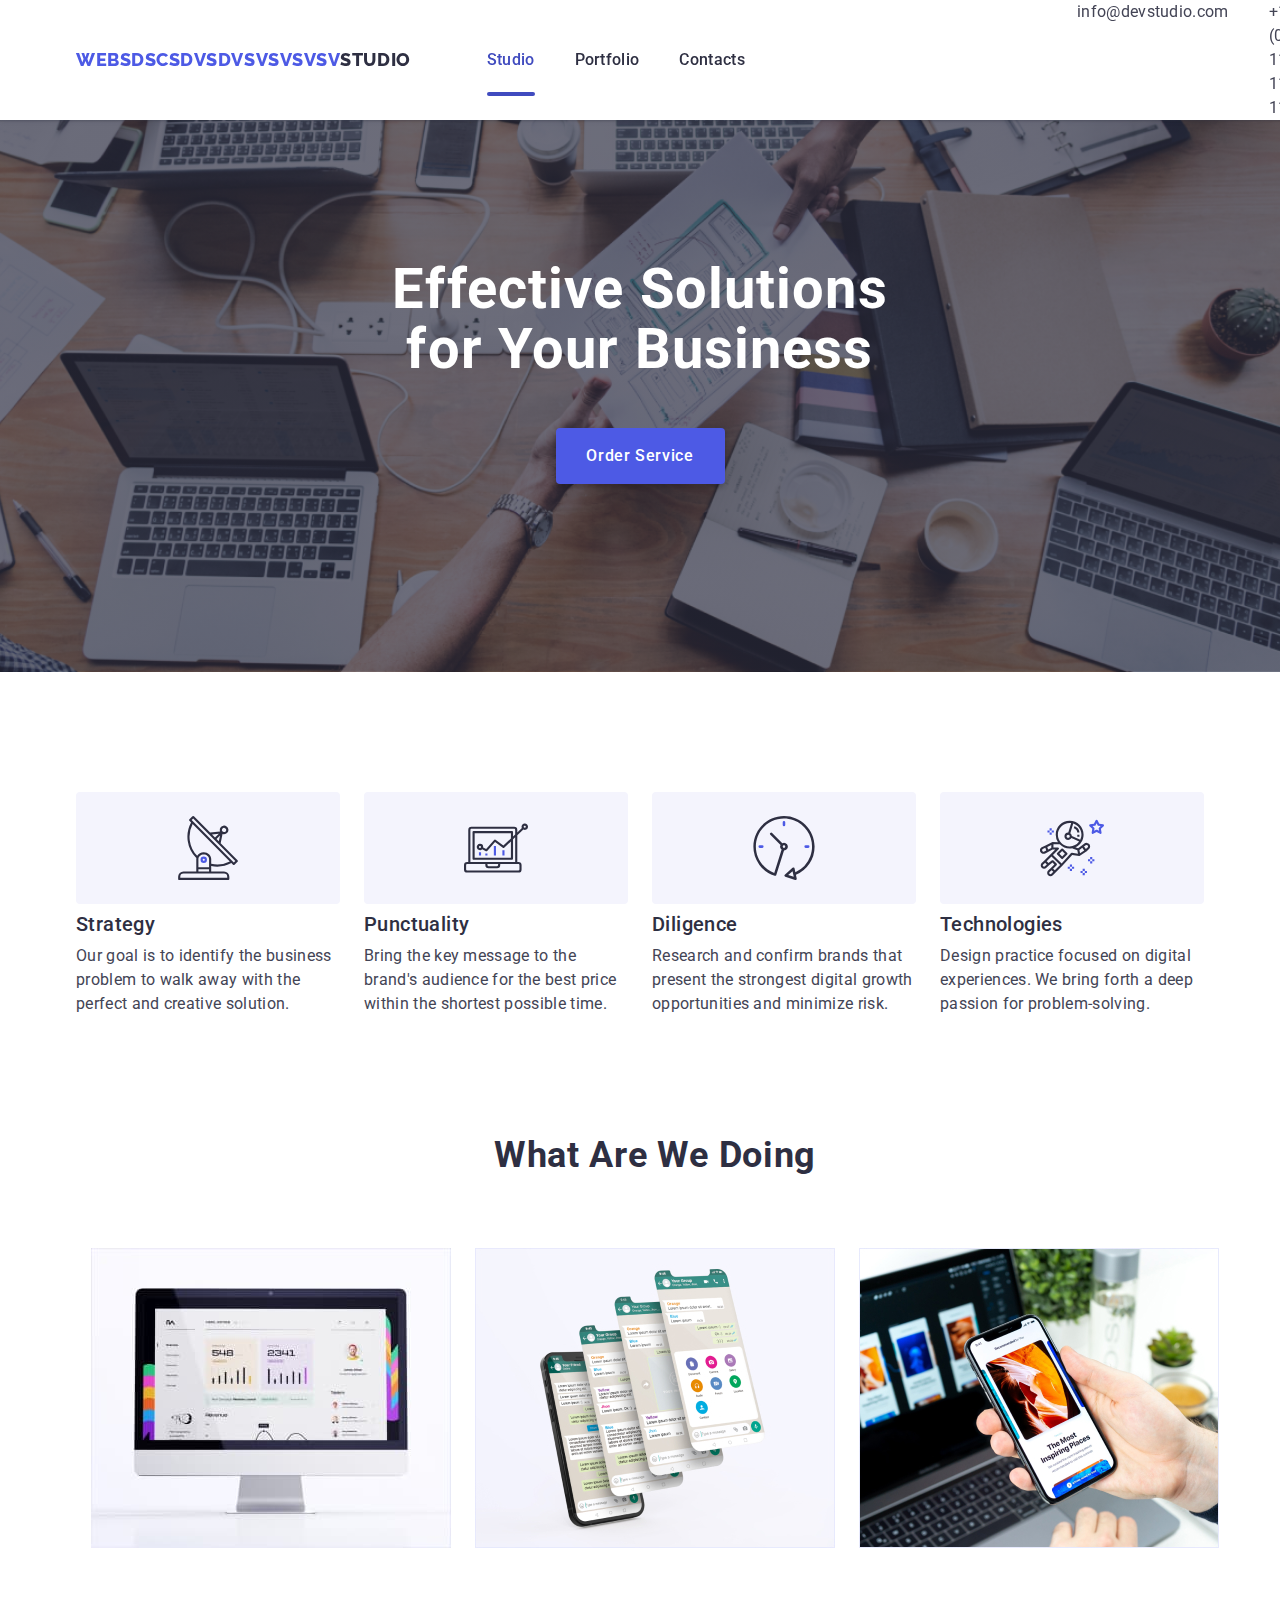
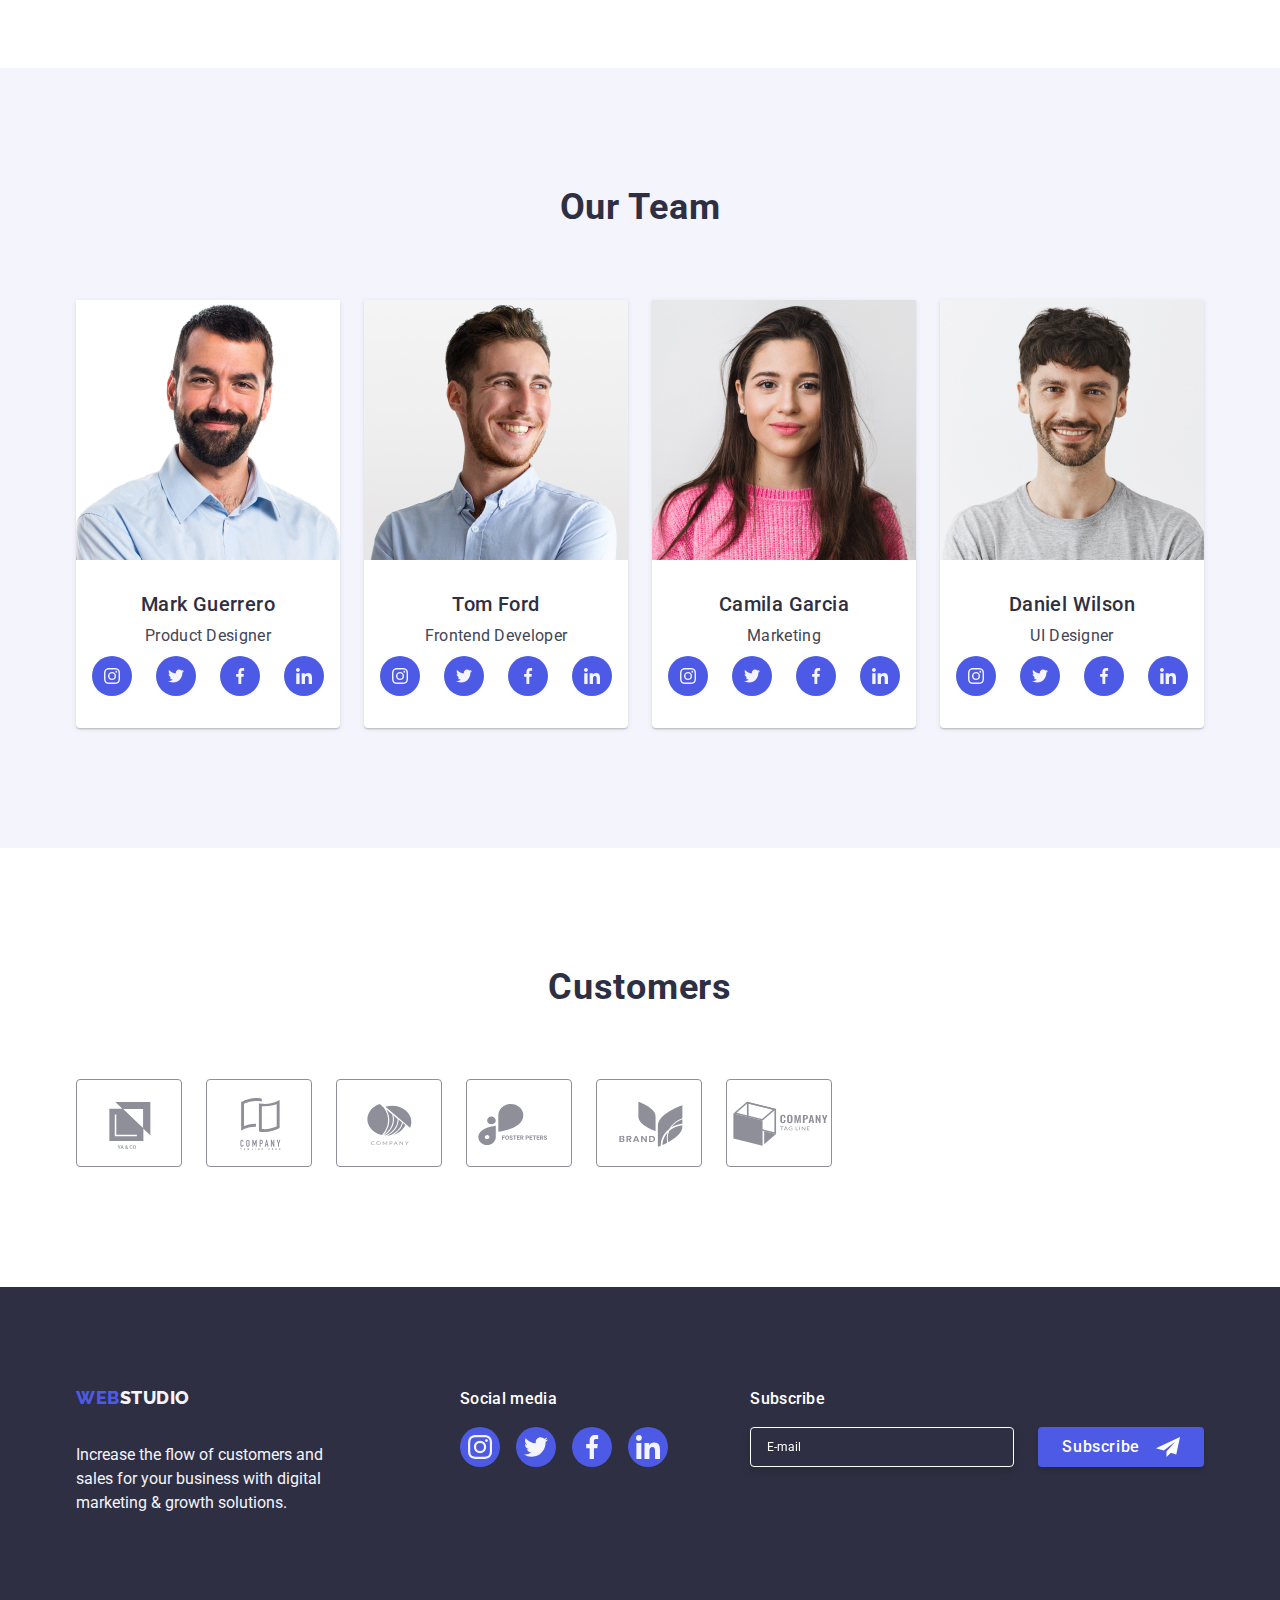
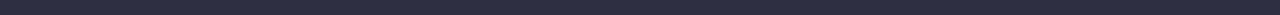
<file: index.html>
<!DOCTYPE html>
<html lang="en">

<head>
    <meta charset="UTF-8">
    <meta http-equiv="X-UA-Compatible" content="IE=edge">
    <meta name="viewport" content="width=device-width, initial-scale=1.0">
    <link rel="preconnect" href="https://fonts.googleapis.com">
    <link rel="preconnect" href="https://fonts.gstatic.com" crossorigin>
    <link
        href="https://fonts.googleapis.com/css2?family=Raleway:wght@800&family=Roboto:wght@400;500;700;900&display=swap"
        rel="stylesheet">
    <link rel="stylesheet"
        href="https://cdnjs.cloudflare.com/ajax/libs/modern-normalize/1.1.0/modern-normalize.min.css" />
    <link rel="stylesheet" href="./css/style.css">
    <title>Document</title>
</head>

<body>
    <header class="header container">
        <div class="container head-flex">
            <nav class="list nav">
                <a class="link head-link" href="./index.html">Websdscsdvsdvsvsvsvsv<span class="span-logo">Studio</span></a>
                <ul class="list head-list">
                    <li class="nav-link"><a class="link header-line current" href="./index.html">Studio</a></li>
                    <li class="nav-link"><a class="link header-line " href="./portfolio.html">Portfolio</a></li>
                    <li class="nav-link"><a class="link header-line " href="">Contacts</a></li>
                </ul>
            </nav>
            <address class="header-adress">
                <ul class="list adress-list">
                    <li class="nav-link"><a class="adress-link link"
                            href="mailto:info@devstudio.com">info@devstudio.com</a>
                    </li>
                    <li class="nav-link"><a class="adress-link link" href="tel:+110001111111">+11 (000)
                            111-11-11</a>
                    </li>
                </ul>
            </address>
        </div>
    </header>
    <main class="main">
        <section class="main-section-bus">
            <div class="container">
                <h1 class="main-header">Effective Solutions
                    for Your Business
                </h1>
                <button class="button" type="button " data-modal-open>Order Service</button>
            </div>
        </section>
        <!-- Modal window -->
        <div class="backdrop is-hidden" data-modal>
            <div class="modal">
                <button class="modal-button" type="button" data-modal-close>
                    <svg class="close" width="8" height="8">
                        <use href="./images/icon.svg#close-black-18dp-2-1"></use>
                    </svg>
                </button>
                <p class="form-par">Leave your contacts and we will call you back</p>
                <form class="form-modal">
                    <label class="text-diz" for="Name"><span class="label-text">Name</span>
                        <div class="Name-inf">
                            <input class="inform" type="text" name="Name">
                            <svg class="name-icon" width="18" height="18">
                                <use href="./images/icon.svg#person-black-18dp-1"></use>
                            </svg>
                        </div>
                    </label>

                    <label class="text-diz" for="Phone"><span class="label-text">Phone</span>
                        <div class="Name-inf">
                            <input class="inform" type="tel" name="Phone">
                            <svg class="name-icon" width="18" height="24">
                                <use href="./images/icon.svg#phone-black-18dp-1"></use>
                            </svg>
                        </div>
                    </label>

                    <label class="text-diz" for="E-mail"><span class="label-text">E-mail</span>
                        <div class="Name-inf">
                            <input class="inform" type="email" name="E-mail">
                            <svg class="name-icon" width="18" height="24">
                                <use href="./images/icon.svg#email-black-18dp-1"></use>
                            </svg>
                        </div>
                    </label>


                    <label class="commet-le text-diz" for="Comment"><span class="label-text">Comment</span>
                        <textarea class="comment-input" name="Comment" rows="4" placeholder="Text input"></textarea>
                    </label>


                    <div class="checkbox-section">
                        <input class="checkbox-accept" type="checkbox" name="accept" id="accept">
                        <label class="checkbox-le text-diz" for="accept">I accept the terms and conditions of the <a
                                class="link-politica" href="">Privacy
                                Policy</a>
                        </label>
                    </div>

                    <button class="modal-button-sup" type="submit">Send
                    </button>

                </form>
            </div>
        </div>
        <section class="main-section">
            <div class="container">
                <h2 class="main-header-strplan visually-hidden">strategic plan</h2>
                <ul class="list main-list">
                    <li class="main-line">
                        <div class="list main-icons">
                            <svg class="main-svg" width="64" height="64">
                                <use href="./images/icon.svg#antenna-1"></use>
                            </svg>
                        </div>
                        <h3 class="list-header">Strategy</h3>
                        <p class="list-paragraph">Our goal is to identify the business
                            problem to walk away with the perfect and creative solution.</p>
                    </li>
                    <li class="main-line">
                        <div class="list main-icons">
                            <svg class="main-svg" width="64" height="64">
                                <use href="./images/icon.svg#diagram-1"></use>
                            </svg>
                        </div>
                        <h3 class="list-header">Punctuality</h3>
                        <p class="list-paragraph">Bring the key message to the brand's audience for the best price
                            within
                            the shortest possible
                            time.
                        </p>
                    </li>
                    <li class="main-line">
                        <div class="list main-icons">
                            <svg class="main-svg" width="64" height="64">
                                <use href="./images/icon.svg#clock-1"></use>
                            </svg>
                        </div>
                        <h3 class="list-header">Diligence</h3>
                        <p class="list-paragraph">Research and confirm brands that present the strongest digital growth
                            opportunities and minimize
                            risk.
                        </p>
                    </li>
                    <li class="main-line">
                        <div class="list main-icons">
                            <svg class="main-svg" width="64" height="64">
                                <use href="./images/icon.svg#astronaut-1"></use>
                            </svg>
                        </div>
                        <h3 class="list-header">Technologies</h3>
                        <p class="list-paragraph">Design practice focused on digital experiences. We bring forth a deep
                            passion for
                            problem-solving.
                        </p>
                    </li>
                </ul>
            </div>
        </section>
        <section class="main-section-img container">
            <div class="container">
                <h2 class="main-header-doing">What are we doing</h2>
                <ul class="list header-doing-list">
                    <li class="header-doing-link">
                        <img class="main-img" src="./images/Rectangle69.jpg" alt="desktop " width="360">
                    </li>
                    <li class="header-doing-link">
                        <img class="main-img" src="./images/Rectangle70.jpg" alt="phone" width="360">
                    </li>
                    <li class="header-doing-link">
                        <img class="main-img" src="./images/Rectangle71.jpg" alt="phone and notebook" width="360"
                            height="300">
                    </li>
                </ul>
            </div>
        </section>
        <section class="main-section-team">
            <div class="container">
                <h2 class="main-header-team">Our Team</h2>
                <ul class="list ul-team-list">
                    <li class="team-list">
                        <img class="main-img" src="./images/mark.jpg" alt="Mark Guerrero" width="264" height="260">
                        <div class="team-cards">
                            <h3 class="list-header-team">Mark Guerrero</h3>
                            <p class="list-paragraph-team">Product Designer</p>
                            <ul class="social">
                                <li class="list social-list">
                                    <a class="team-icons link" href="">
                                        <svg class="team-icons-svg" width="16" height="16">
                                            <use href="./images/icon.svg#instagram-2">
                                            </use>
                                        </svg>
                                    </a>
                                </li>
                                <li class="list social-list">
                                    <a class="team-icons link" href="">
                                        <svg class="team-icons-svg" width="16" height="16">
                                            <use href="./images/icon.svg#twitter-1">
                                            </use>
                                        </svg>
                                    </a>
                                </li>
                                <li class="list social-list">
                                    <a class="team-icons link" href="">
                                        <svg class="team-icons-svg" width="16" height="16">
                                            <use href="./images/icon.svg#facebook-1">
                                            </use>
                                        </svg>
                                    </a>
                                </li>
                                <li class="list social-list">
                                    <a class="team-icons link" href="">
                                        <svg class="team-icons-svg" width="16" height="16">
                                            <use href="./images/icon.svg#linkedin-1">
                                            </use>
                                        </svg>
                                    </a>
                                </li>
                            </ul>
                        </div>
                    </li>
                    <li class="team-list">
                        <img class="main-img" src="./images/tom.jpg" alt="Tom Ford" width="264" height="260">
                        <div class="team-cards">
                            <h3 class="list-header-team">Tom Ford</h3>
                            <p class="list-paragraph-team">Frontend Developer</p>
                            <ul class="social">
                                <li class="list social-list">
                                    <a class="team-icons link" href="">
                                        <svg class="team-icons-svg" width="16" height="16">
                                            <use href="./images/icon.svg#instagram-2">
                                            </use>
                                        </svg>
                                    </a>
                                </li>
                                <li class="list social-list">
                                    <a class="team-icons link" href="">
                                        <svg class="team-icons-svg" width="16" height="16">
                                            <use href="./images/icon.svg#twitter-1">
                                            </use>
                                        </svg>
                                    </a>
                                </li>
                                <li class="list social-list">
                                    <a class="team-icons link" href="">
                                        <svg class="team-icons-svg" width="16" height="16">
                                            <use href="./images/icon.svg#facebook-1">
                                            </use>
                                        </svg>
                                    </a>
                                </li>
                                <li class="list social-list">
                                    <a class="team-icons link" href="">
                                        <svg class="team-icons-svg" width="16" height="16">
                                            <use href="./images/icon.svg#linkedin-1">
                                            </use>
                                        </svg>
                                    </a>
                                </li>
                            </ul>
                        </div>
                    </li>
                    <li class="team-list">
                        <img class="main-img" src="./images/camila.jpg" alt="Camila Garcia" width="264" height="260">
                        <div class="team-cards">
                            <h3 class="list-header-team">Camila Garcia</h3>
                            <p class="list-paragraph-team">Marketing</p>
                            <ul class="social">
                                <li class="list social-list">
                                    <a class="team-icons link" href="">
                                        <svg class="team-icons-svg" width="16" height="16">
                                            <use href="./images/icon.svg#instagram-2">
                                            </use>
                                        </svg>
                                    </a>
                                </li>
                                <li class="list social-list">
                                    <a class="team-icons link" href="">
                                        <svg class="team-icons-svg" width="16" height="16">
                                            <use href="./images/icon.svg#twitter-1">
                                            </use>
                                        </svg>
                                    </a>
                                </li>
                                <li class="list social-list">
                                    <a class="team-icons link" href="">
                                        <svg class="team-icons-svg" width="16" height="16">
                                            <use href="./images/icon.svg#facebook-1">
                                            </use>
                                        </svg>
                                    </a>
                                </li>
                                <li class="list social-list">
                                    <a class="team-icons link" href="">
                                        <svg class="team-icons-svg" width="16" height="16">
                                            <use href="./images/icon.svg#linkedin-1">
                                            </use>
                                        </svg>
                                    </a>
                                </li>
                            </ul>
                        </div>
                    </li>
                    <li class="team-list">
                        <img class="main-img" src="./images/daniel.jpg" alt="Daniel Wilson" width="264" height="260">
                        <div class="team-cards">
                            <h3 class="list-header-team">Daniel Wilson</h3>
                            <p class="list-paragraph-team">UI Designer</p>
                            <ul class="social">
                                <li class="list social-list">
                                    <a class="team-icons link" href="">
                                        <svg class="team-icons-svg" width="16" height="16">
                                            <use href="./images/icon.svg#instagram-2">
                                            </use>
                                        </svg>
                                    </a>
                                </li>
                                <li class="list social-list">
                                    <a class="team-icons link" href="">
                                        <svg class="team-icons-svg" width="16" height="16">
                                            <use href="./images/icon.svg#twitter-1">
                                            </use>
                                        </svg>
                                    </a>
                                </li>
                                <li class="list social-list">
                                    <a class="team-icons link" href="">
                                        <svg class="team-icons-svg" width="16" height="16">
                                            <use href="./images/icon.svg#facebook-1">
                                            </use>
                                        </svg>
                                    </a>
                                </li>
                                <li class="list social-list">
                                    <a class="team-icons link" href="">
                                        <svg class="team-icons-svg" width="16" height="16">
                                            <use href="./images/icon.svg#linkedin-1">
                                            </use>
                                        </svg>
                                    </a>
                                </li>
                            </ul>
                        </div>
                    </li>
                </ul>
            </div>
        </section>
        <section class="castomers-container">
            <div class="container">
                <h2 class="castomers-header">Customers</h2>
                <ul class="castomers-list">
                    <li class="list castomers-list-icons">
                        <a class="castovers-icon link" href="">
                            <svg class="castomer-icons-svg" width="104" height="56">
                                <use href="./images/icon.svg#Logo"></use>
                            </svg>
                        </a>
                    </li>
                    <li class="list castomers-list-icons">
                        <a class="castovers-icon link" href="">
                            <svg class="castomer-icons-svg" width="104" height="56">
                                <use href="./images/icon.svg#Logo-1"></use>
                            </svg>
                        </a>
                    </li>
                    <li class="list castomers-list-icons">
                        <a class="castovers-icon link" href="">
                            <svg class="castomer-icons-svg" width="104" height="56">
                                <use href="./images/icon.svg#Logo-2"></use>
                            </svg>
                        </a>
                    </li>
                    <li class="list castomers-list-icons">
                        <a class="castovers-icon link" href="">
                            <svg class="castomer-icons-svg" width="104" height="56">
                                <use href="./images/icon.svg#Logo-3"></use>
                            </svg>
                        </a>
                    </li>
                    <li class="list castomers-list-icons">
                        <a class="castovers-icon link" href="">
                            <svg class="castomer-icons-svg" width="104" height="56">
                                <use href="./images/icon.svg#Logo-4"></use>
                            </svg>
                        </a>
                    </li>
                    <li class="list castomers-list-icons">
                        <a class="castovers-icon link" href="">
                            <svg class="castomer-icons-svg" width="104" height="56">
                                <use href="./images/icon.svg#Logo-5"></use>
                            </svg>
                        </a>
                    </li>
                </ul>
            </div>
        </section>
    </main>
    <footer class="footer">
        <div class="container footer-container">
            <div class="fotter-paragraph">
                <a class="link footer-link container" href="./index.html">Web<span class="span-logo">Studio</span></a>
                <p class="fotter-paragraph container">Increase the flow of customers and sales for your business with
                    digital marketing &
                    growth solutions.</p>

            </div>
            <div class="social-section">
                <p class="footer-social">Social media</p>
                <ul class="social-footer">
                    <li class="list footer-link">
                        <a class="footer-icons link" href="">
                            <svg class="footer-team-icons" width="24" height="24">
                                <use href="./images/icon.svg#instagram-2">
                                </use>
                            </svg>
                        </a>
                    </li>
                    <li class="list footer-link">
                        <a class="footer-icons link" href="">
                            <svg class="footer-team-icons" width="24" height="24">
                                <use href="./images/icon.svg#twitter-1">
                                </use>
                            </svg>
                        </a>
                    </li>
                    <li class="list footer-link">
                        <a class="footer-icons link" href="">
                            <svg class="footer-team-icons" width="24" height="24">
                                <use href="./images/icon.svg#facebook-1">
                                </use>
                            </svg>
                        </a>
                    </li>
                    <li class="list footer-link">
                        <a class="footer-icons link" href="">
                            <svg class="footer-team-icons" width="24" height="24">
                                <use href="./images/icon.svg#linkedin-1">
                                </use>
                            </svg>
                        </a>
                    </li>
                </ul>
            </div>
            <div class="subscr-section">
                <p class="footer-social">Subscribe</p>
                <form class="subscribe-section">
                    <label class="subscribe-email-lb"><span class="email">E-mail</span>
                        <input class="subscribe-email" type="email" name="email" placeholder="E-mail" color>
                    </label>
                    <button class="subscribe-button" type="submit">Subscribe
                        <svg class="subscribe-button-icon" width="24" height="24">
                            <use href="./images/icon.svg#Frame-3"></use>
                        </svg>
                    </button>
                </form>
            </div>
        </div>
    </footer>
    <script src="./modal.js"></script>
</body>

</html>
</file>
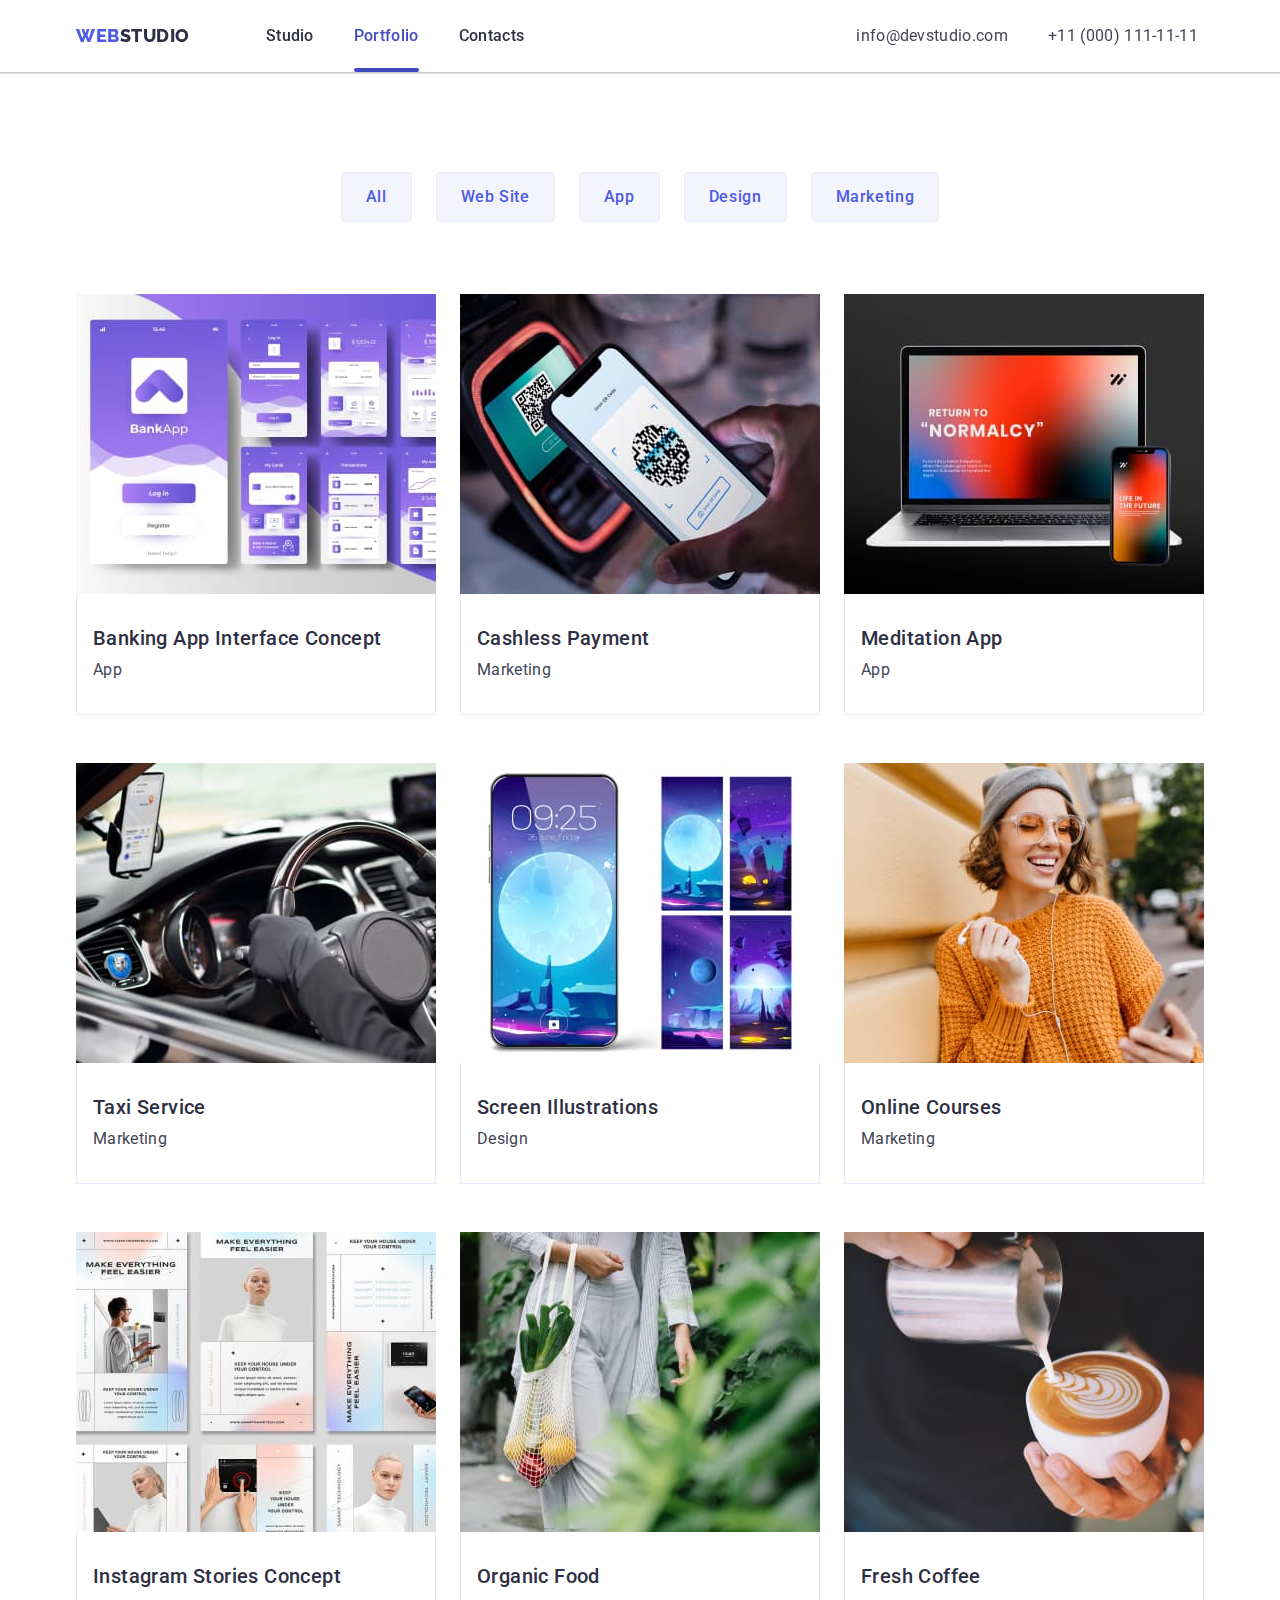
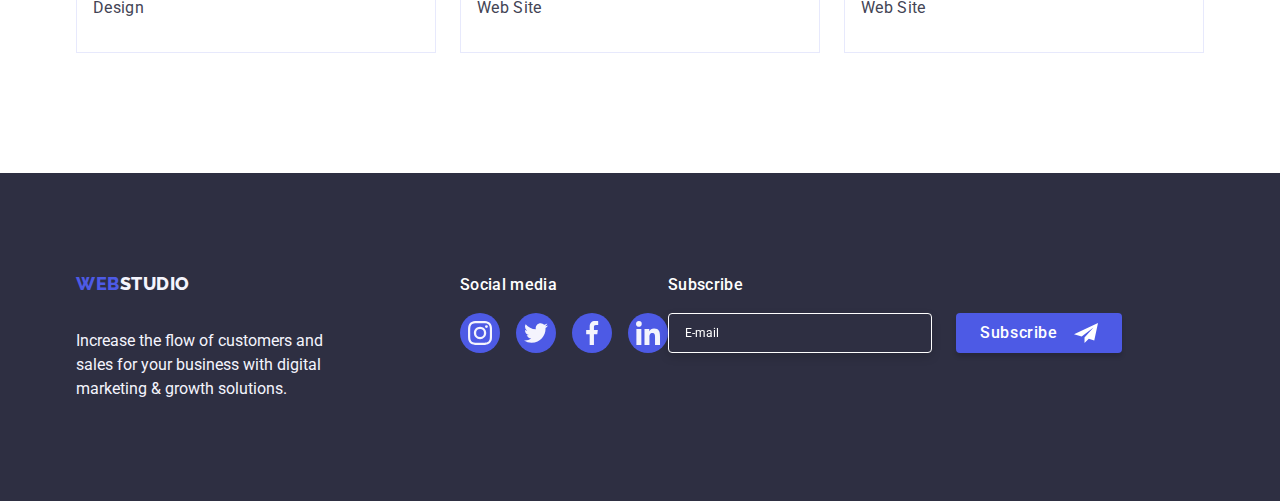
<file: portfolio.html>
<!DOCTYPE html>
<html lang="en">

<head>
    <meta charset="UTF-8">
    <meta http-equiv="X-UA-Compatible" content="IE=edge">
    <meta name="viewport" content="width=device-width, initial-scale=1.0">
    <title>Document</title>
    <link rel="preconnect" href="https://fonts.googleapis.com">
    <link rel="preconnect" href="https://fonts.gstatic.com" crossorigin>
    <link
        href="https://fonts.googleapis.com/css2?family=Raleway:wght@800&family=Roboto:wght@400;500;700;900&display=swap"
        rel="stylesheet">
    <link rel="stylesheet"
        href="https://cdnjs.cloudflare.com/ajax/libs/modern-normalize/1.1.0/modern-normalize.min.css" />
    <link rel="stylesheet" href="./css/style.css">
</head>

<body>
    <header class="header container">
        <div class="container head-flex">
            <nav class="list nav">
                <a class="link head-link" href="./index.html">Web<span class="span-logo">Studio</span></a>
                <ul class="list head-list">
                    <li class="nav-link"><a class="link header-line" href="./index.html">Studio</a></li>
                    <li class="nav-link"><a class="link header-line current" href="./portfolio.html">Portfolio</a></li>
                    <li class="nav-link"><a class="link header-line" href="">Contacts</a></li>
                </ul>
            </nav>
            <address class="header-adress">
                <ul class="list adress-list">
                    <li class="nav-link"><a class="adress-link link"
                            href="mailto:info@devstudio.com">info@devstudio.com</a>
                    </li>
                    <li class="nav-link"><a class="adress-link link" href="tel:+110001111111">+11 (000)
                            111-11-11</a>
                    </li>
                </ul>
            </address>
        </div>
    </header>
    <main>
        <section class="portfolio ">
            <div class="container">
                <h1 class="portfolio-header visually-hidden">Portfolio</h1>
                <ul class="list button-list">
                    <li class="link button-link"><button class="portfolio-button" type="button">All</button></li>
                    <li class="link button-link"><button class="portfolio-button" type="button">Web Site</button></li>
                    <li class="link button-link"><button class="portfolio-button" type="button">App</button></li>
                    <li class="link button-link"><button class="portfolio-button" type="button">Design</button></li>
                    <li class="link button-link"><button class="portfolio-button" type="button">Marketing</button></li>
                </ul>


                <ul class="list ul-port-list">
                    <li class="link portfolio-lists">
                        <a class="link port-link" href="">
                            <div class="portfolio-img-animation">
                                <img class="portfolio-img" src="./images/portfolio/img-1.jpg"
                                    alt="Banking App Interface Concept" width="360" height="300">
                                <p class="pogr-par-img">14 Stylish and User-Friendly App Design Concepts · Task Manager
                                    App
                                    · Calorie Tracker App · Exotic Fruit Ecommerce App ·
                                    Cloud Storage App</p>
                            </div>
                            <div class="pogr-prod-cards">
                                <h2 class="list-header-port">Banking App Interface Concept</h2>
                                <p class="list-paragraph-port">App</p>
                            </div>
                        </a>
                    </li>
                    <li class="link portfolio-lists">
                        <a class="link port-link" href="">
                            <div class="portfolio-img-animation">
                                <img class="portfolio-img" src="./images/portfolio/img-2.jpg" alt="Cashless Payment"
                                    width="360" height="300">
                                <p class="pogr-par-img">14 Stylish and User-Friendly App Design Concepts · Task Manager
                                    App
                                    · Calorie Tracker App ·
                                    Exotic Fruit Ecommerce App ·
                                    Cloud Storage App</p>
                            </div>
                            <div class="pogr-prod-cards">
                                <h2 class="list-header-port">Cashless Payment</h2>
                                <p class="list-paragraph-port">Marketing</p>
                            </div>
                        </a>
                    </li>
                    <li class="link portfolio-lists">
                        <a class="link port-link" href="">
                            <div class="portfolio-img-animation">
                                <img class="portfolio-img" src="./images/portfolio/img-3.jpg" alt="Meditation App"
                                    width="360" height="300">
                                <p class="pogr-par-img">14 Stylish and User-Friendly App Design Concepts · Task Manager
                                    App
                                    · Calorie Tracker App ·
                                    Exotic Fruit Ecommerce App ·
                                    Cloud Storage App</p>
                            </div>
                            <div class="pogr-prod-cards">
                                <h2 class="list-header-port">Meditation App</h2>
                                <p class="list-paragraph-port">App</p>
                            </div>
                        </a>
                    </li>
                    <li class="link portfolio-lists">
                        <a class="link port-link" href="">
                            <div class="portfolio-img-animation">
                                <img class="portfolio-img" src="./images/portfolio/img-4.jpg" alt="Taxi Service"
                                    width="360" height="300">
                                <p class="pogr-par-img">14 Stylish and User-Friendly App Design Concepts · Task Manager
                                    App
                                    · Calorie Tracker App ·
                                    Exotic Fruit Ecommerce App ·
                                    Cloud Storage App</p>
                            </div>
                            <div class="pogr-prod-cards">
                                <h2 class="list-header-port">Taxi Service</h2>
                                <p class="list-paragraph-port">Marketing</p>
                            </div>
                        </a>
                    </li>
                    <li class="link portfolio-lists">
                        <a class="link port-link" href="">
                            <div class="portfolio-img-animation">
                                <img class="portfolio-img" src="./images/portfolio/img-5.jpg" alt="Screen Illustrations"
                                    width="360" height="300">
                                <p class="pogr-par-img">14 Stylish and User-Friendly App Design Concepts · Task Manager
                                    App
                                    · Calorie Tracker App ·
                                    Exotic Fruit Ecommerce App ·
                                    Cloud Storage App</p>
                            </div>
                            <div class="pogr-prod-cards">
                                <h2 class="list-header-port">Screen Illustrations</h2>
                                <p class="list-paragraph-port">Design</p>
                            </div>
                        </a>
                    </li>
                    <li class="link portfolio-lists">
                        <a class="link port-link" href="">
                            <div class="portfolio-img-animation">
                                <img class="portfolio-img" src="./images/portfolio/img-6.jpg" alt="Online Courses"
                                    width="360" height="300">
                                <p class="pogr-par-img">14 Stylish and User-Friendly App Design Concepts · Task Manager
                                    App
                                    · Calorie Tracker App ·
                                    Exotic Fruit Ecommerce App ·
                                    Cloud Storage App</p>
                            </div>
                            <div class="pogr-prod-cards">
                                <h2 class="list-header-port">Online Courses</h2>
                                <p class="list-paragraph-port">Marketing</p>
                            </div>
                        </a>
                    </li>
                    <li class="link portfolio-lists">
                        <a class="link port-link" href="">
                            <div class="portfolio-img-animation">
                                <img class="portfolio-img" src="./images/portfolio/img-7.jpg"
                                    alt="Instagram Stories Concept" width="360" height="300">
                                <p class="pogr-par-img">14 Stylish and User-Friendly App Design Concepts · Task Manager
                                    App
                                    · Calorie Tracker App ·
                                    Exotic Fruit Ecommerce App ·
                                    Cloud Storage App</p>
                            </div>
                            <div class="pogr-prod-cards">
                                <h2 class="list-header-port">Instagram Stories Concept</h2>
                                <p class="list-paragraph-port">Design</p>
                            </div>
                        </a>
                    </li>
                    <li class="link portfolio-lists">
                        <a class="link port-link" href="">
                            <div class="portfolio-img-animation">
                                <img class="portfolio-img" src="./images/portfolio/img-8.jpg" alt="Organic Food"
                                    width="360" height="300">
                                <p class="pogr-par-img">14 Stylish and User-Friendly App Design Concepts · Task Manager
                                    App
                                    · Calorie Tracker App ·
                                    Exotic Fruit Ecommerce App ·
                                    Cloud Storage App</p>
                            </div>
                            <div class="pogr-prod-cards">
                                <h2 class="list-header-port">Organic Food</h2>
                                <p class="list-paragraph-port">Web Site</p>
                            </div>
                        </a>
                    </li>
                    <li class="link portfolio-lists">
                        <a class="link port-link" href="">
                            <div class="portfolio-img-animation">
                                <img class="portfolio-img" src="./images/portfolio/cofe.jpg" alt="Fresh Coffee"
                                    width="360" height="300">
                                <p class="pogr-par-img">14 Stylish and User-Friendly App Design Concepts · Task Manager
                                    App
                                    · Calorie Tracker App ·
                                    Exotic Fruit Ecommerce App ·
                                    Cloud Storage App</p>
                            </div>
                            <div class="pogr-prod-cards">
                                <h2 class="list-header-port">Fresh Coffee</h2>
                                <p class="list-paragraph-port">Web Site</p>
                            </div>
                        </a>
                    </li>
                </ul>
            </div>
        </section>
    </main>
    <footer class="footer">
        <div class="container footer-container">
            <div class="fotter-paragraph">
                <a class="link footer-link container" href="./index.html">Web<span class="span-logo">Studio</span></a>
                <p class="fotter-paragraph container">Increase the flow of customers and sales for your business with
                    digital marketing &
                    growth solutions.</p>

            </div>
            <div class="social-section">
                <p class="footer-social">Social media</p>
                <ul class="social-footer">
                    <li class="list footer-link">
                        <a class="footer-icons link" href="">
                            <svg class="footer-team-icons" width="24" height="24">
                                <use href="./images/icon.svg#instagram-2">
                                </use>
                            </svg>
                        </a>
                    </li>
                    <li class="list footer-link">
                        <a class="footer-icons link" href="">
                            <svg class="footer-team-icons" width="24" height="24">
                                <use href="./images/icon.svg#twitter-1">
                                </use>
                            </svg>
                        </a>
                    </li>
                    <li class="list footer-link">
                        <a class="footer-icons link" href="">
                            <svg class="footer-team-icons" width="24" height="24">
                                <use href="./images/icon.svg#facebook-1">
                                </use>
                            </svg>
                        </a>
                    </li>
                    <li class="list footer-link">
                        <a class="footer-icons link" href="">
                            <svg class="footer-team-icons" width="24" height="24">
                                <use href="./images/icon.svg#linkedin-1">
                                </use>
                            </svg>
                        </a>
                    </li>
                </ul>
            </div>
            <div>
                <p class="footer-social">Subscribe</p>
                <form class="subscribe-section">
                    <label class="subscribe-email-lb"><span class="email">E-mail</span>
                        <input class="subscribe-email" type="email" name="email" placeholder="E-mail">
                    </label>
                    <button class="subscribe-button" type="submit">Subscribe
                        <svg class="subscribe-button-icon" width="24" height="24">
                            <use href="./images/icon.svg#Frame-3"></use>
                        </svg>
                    </button>
                </form>
            </div>
        </div>
    </footer>
</body>

</html>
</file>
<file: css/style.css>
:root {
    --color: #2e2f42;
    --background-color-bat-port: #F4F4FD;
    --color-batton: #4d5ae5;
    --color-adress: #434455;
    --background-color: #FFFFFF;
    --body-text-cl: #434455;
    --batton-text-cl: #FFFFFF;
    --batton-active: #404BBF;
    --backgr-main-sect: #2E2F42;
    --backgr-team: #f4f4fd;
    --backgr-footer: #2E2F42;
    --span-cl: #2e2f42;
    --span-footer-cl: #f4f4fd;
    --header-cl: #FFFFFF;
    --outline-modal: #8E8F99;
    --modal-button: #fcfcfc;

    --z-index-header: 5;
    --z-index-modal: 10;
    --z-index-modal-close: 20;
}

h1,
h2,
h3,
h4,
h5,
h6,
p,
ul {
    margin: 0 auto;
    padding: 0;
}


img {
    display: block;
    width: 100%;
    height: auto;
}


body {
    font-family: Roboto, sans-serif;
    color: var(--body-text-cl);
    font-size: 16px;
    background-color: var(--background-color);

}

.visually-hidden {
    position: absolute;
    width: 1px;
    height: 1px;
    margin: -1px;
    border: 0;
    padding: 0;
    white-space: nowrap;
    clip-path: inset(100%);
    clip: rect(0 0 0 0);
    overflow: hidden;
}

.container {
    width: 1158px;
    padding: 0 15px;
    margin: 0 auto;
}

.list {
    list-style: none;

}

.link {
    text-decoration: none;
}

/**
  |============================
  | header
  |============================
*/
.header {
    position: fixed;
    top: 0;
    width: 100%;
    background: var(--background-color);
    box-shadow: 0px 2px 1px rgba(46, 47, 66, 0.08), 0px 1px 1px rgba(46, 47, 66, 0.16), 0px 1px 6px rgba(46, 47, 66, 0.08);
    z-index: var(--z-index-header);
}

.head-flex {
    display: flex;
    align-items: center
}

.nav {
    display: flex;
    align-items: center;
}

.head-link {
    display: flex;
    align-items: center;
    margin-right: 76px;

    color: var(--color-batton);
    font-family: "Raleway", sans-serif;
    font-weight: 800;
    font-size: 18px;
    line-height: 1.17;
    letter-spacing: 0.03em;
    text-transform: uppercase;
    text-decoration: none;

    transition: color 250ms cubic-bezier(0.4, 0, 0.2, 1);
}

.header-adress {
    display: flex;
    font-style: normal;
    align-items: center;
}

.head-list {
    display: flex;
    gap: 40px;
}

.adress-list {
    display: flex;
    gap: 40px;
    margin-left: 332px;
}

.adress-link {
    font-size: 16px;
    line-height: 1.5;
    letter-spacing: 0.02em;
    color: var(--color-adress);

    transition: color 250ms cubic-bezier(0.4, 0, 0.2, 1);
}

.header-line:hover,
.header-line:focus {
    color: var(--batton-active);
}

.adress-link:hover,
.adress-link:focus {
    color: var(--batton-active);
}

.head-link span {
    color: var(--span-cl);
    font-family: "Raleway", sans-serif;
    font-weight: 800;
    font-size: 18px;
    line-height: 1.17;
    letter-spacing: 0.03em;
    text-transform: uppercase;
    text-decoration: none;
}

.header-line {
    position: relative;
    display: flex;
    flex-wrap: wrap;
    padding: 24px 0;

    font-weight: 500;
    font-size: 16px;
    line-height: 1.5;
    letter-spacing: 0.02em;
    color: var(--color);
    list-style: none;

    transition: color 250ms cubic-bezier(0.4, 0, 0.2, 1);

}

.header-line::after {
    display: block;
    position: absolute;
    bottom: 0;
    left: 0;

    content: "";
    margin-top: 0;
    width: 100%;
    height: 4px;
    border-radius: 2px;

    transition: background-color 250ms cubic-bezier(0.4, 0, 0.2, 1);
}

.header-line.current {
    color: var(--batton-active);
}

.header-line.current::after,
.header-line:hover::after,
.header-line:focus::after {
    background-color: var(--batton-active);
}

/**
  |============================
  | main section bus
  |============================
*/
.main-section-bus {
    max-width: 1440px;
    margin: 0 auto;
    /* background-color: var(--backgr-main-sect); */
    background-image: linear-gradient(rgba(46, 47, 66, 0.7), rgba(46, 47, 66, 0.7)),
        url(../images/people1.jpg);
    background-position: center;
    background-size: cover;
    background-repeat: no-repeat;
    padding-top: 260px;
    padding-bottom: 188px;
}

.main-header {
    max-width: 496px;
    font-size: 56px;
    color: var(--header-cl);
    line-height: 1.07;
    text-align: center;
    letter-spacing: 0.02em;
}

.main-icons {
    display: flex;
    justify-content: center;
    align-items: center;
    height: 112px;
    background: var(--background-color-bat-port);
    border-radius: 4px;
    margin-bottom: 8px;
}

.button {
    display: block;
    min-width: 169px;
    height: 56px;
    border: none;
    flex-direction: row;
    margin-right: auto;
    margin-left: auto;
    margin-top: 48px;


    color: var(--background-color);
    background-color: var(--color-batton);
    cursor: pointer;
    font-family: "Roboto", sans-serif;
    font-weight: 500;
    font-size: 16px;
    line-height: 1.5;
    letter-spacing: 0.04em;
    box-shadow: 0px 4px 4px rgba(0, 0, 0, 0.15);
    border-radius: 4px;

    transition: background-color 250ms cubic-bezier(0.4, 0, 0.2, 1);
}

.button:hover,
.button:focus {
    background-color: var(--batton-active);
}

/**
  |============================
  | Modal
  |============================
*/
.backdrop {
    position: fixed;
    top: 0;
    left: 0;
    z-index: var(--z-index-modal);

    width: 100%;
    height: 100%;

    opacity: 1;
    visibility: visible;
    transition: opacity 250ms cubic-bezier(0.4, 0, 0.2, 1), visibility 250ms cubic-bezier(0.4, 0, 0.2, 1);
    background-color: rgba(46, 47, 66, 0.4);

}

.backdrop.is-hidden {
    visibility: hidden;
    opacity: 0;
    pointer-events: none;
}

.backdrop.is-hidden .modal {
    opacity: 0;
    transform: scale(0);
}

.modal {
    position: absolute;
    top: 50%;
    left: 50%;
    padding: 72px 24px 24px 24px;


    transform: scale(1) translate(-50%, -50%);
    transition: transform 250ms cubic-bezier(0.4, 0, 0.2, 1);

    width: 408px;
    background: var(--modal-button);
    box-shadow: 0px 1px 1px rgba(0, 0, 0, 0.14), 0px 1px 3px rgba(0, 0, 0, 0.12), 0px 2px 1px rgba(0, 0, 0, 0.2);
    border-radius: 4px;

}

.modal-button {
    position: absolute;
    display: flex;
    justify-content: center;
    align-items: center;

    top: 24px;
    right: 24px;

    background: var();
    border-radius: 50%;
    border: 1px solid rgba(0, 0, 0, 0.1);
    cursor: pointer;

    width: 24px;
    height: 24px;

    transition: background-color 250ms cubic-bezier(0.4, 0, 0.2, 1);
}

.close {
    transition: fill 250ms cubic-bezier(0.4, 0, 0.2, 1);
}

.modal-button:focus,
.modal-button:hover {
    fill: var(--background-color);
    background-color: var(--batton-active);
}

.form-par {
    margin-bottom: 16px;

    font-weight: 500;
    font-size: 16px;
    line-height: 1.5;

    text-align: center;
    letter-spacing: 0.02em;

    color: var(--backgr-footer);
}


.Name-inf {
    position: relative;
}

.inform:focus,
.inform:hover {
    outline-color: var(--batton-active);

}

.inform:focus+.name-icon,
.inform:hover+.name-icon {
    fill: var(--batton-active);
}


.inform {
    width: 100%;
    height: 40px;

    padding: 0 38px;
    outline: 1px solid rgba(46, 47, 66, 0.4);
    border-radius: 4px;
    border: transparent;


    transition: outline-color 250ms cubic-bezier(0.4, 0, 0.2, 1);
}


.name-icon {
    position: absolute;
    fill: var(--backgr-footer);
    top: 50%;
    left: 16px;

    translate: 0 -50%;
    transition: fill 250ms cubic-bezier(0.4, 0, 0.2, 1);
}

.text-diz {
    display: block;
    margin-bottom: 8px;
    font-weight: 400;
    font-size: 12px;
    line-height: 1.2;

    letter-spacing: 0.01em;

    color: var(--outline-modal);
}

.label-text {
    display: block;
    margin-bottom: 4px;
}

.commet-le.text-diz {
    margin-bottom: 16px;
}

.comment-input {
    width: 100%;
    height: 120px;
    padding: 8px 16px;

    resize: none;

    outline: 1px solid rgba(46, 47, 66, 0.4);
    border-radius: 4px;
    border: transparent;

    transition: outline-color 250ms cubic-bezier(0.4, 0, 0.2, 1);
}

.comment-input:hover,
.comment-input:focus {
    outline-color: var(--color-batton);
}

.checkbox-section {
    display: flex;
    align-items: center;
    gap: 6px;

    margin-bottom: 24px;
}

.checkbox-le.text-diz {
    margin-bottom: 0;
}

.checkbox-accept {
    appearance: none;

    width: 16px;
    height: 16px;
    border: 1px solid rgba(46, 47, 66, 0.4);
    border-radius: 4px;

    background-image: url("data:image/svg+xml,%3Csvg width='10' height='8' viewBox='0 0 10 8' fill='none' xmlns='http://www.w3.org/2000/svg'%3E%3Cpath d='M8.44558 0.255056C8.61838 0.089653 8.84834 -0.00178848 9.08693 2.65108e-05C9.32551 0.0018415 9.55407 0.0967713 9.72436 0.264784C9.89466 0.432797 9.99337 0.660752 9.99968 0.900549C10.006 1.14034 9.91939 1.37323 9.75816 1.55005L4.86357 7.70436C4.7794 7.79551 4.67782 7.86865 4.5649 7.91942C4.45198 7.97018 4.33003 7.99754 4.20636 7.99984C4.08268 8.00214 3.95981 7.97935 3.8451 7.93282C3.73038 7.88629 3.62618 7.81698 3.53872 7.72903L0.292827 4.46564C0.202435 4.38096 0.129933 4.27884 0.0796475 4.16537C0.0293621 4.05191 0.00232279 3.92942 0.000143182 3.80522C-0.00203643 3.68102 0.0206883 3.55765 0.0669613 3.44248C0.113234 3.3273 0.182108 3.22267 0.269473 3.13483C0.356838 3.047 0.460905 2.97775 0.575465 2.93123C0.690026 2.88471 0.812734 2.86186 0.936267 2.86405C1.0598 2.86624 1.18163 2.89343 1.29449 2.94398C1.40734 2.99454 1.50892 3.06743 1.59315 3.15831L4.16189 5.73967L8.42227 0.28219C8.42994 0.272694 8.43813 0.263635 8.4468 0.255056H8.44558Z' fill='%23F4F4FD'/%3E%3C/svg%3E");
    background-position: center;
    background-repeat: no-repeat;
    background-size: 0;

    transition: outline-color 250ms cubic-bezier(0.4, 0, 0.2, 1);
    cursor: pointer;
}

.checkbox-accept:checked {
    background-color: var(--color-batton);
    border-color: var(--color-batton);
    background-size: 10px;
}

.checkbox-accept:hover,
.checkbox-accept:focus {
    border-color: var(--color-batton);
}

.link-politica {
    color: var(--color-batton);
}


.modal-button-sup {
    display: block;
    margin-left: auto;
    margin-right: auto;
    width: 169px;
    height: 56px;
    padding: 16px 32px;

    font-weight: 500;
    font-size: 16px;
    line-height: 1.5;
    letter-spacing: 0.04em;

    color: var(--batton-text-cl);
    background: var(--color-batton);
    box-shadow: 0px 4px 4px rgba(0, 0, 0, 0.15);
    border-radius: 4px;
    border-color: var(--color-batton);

    cursor: pointer;
    transition: background-color 250ms cubic-bezier(0.4, 0, 0.2, 1);
}

.modal-button-sup:focus,
.modal-button-sup:hover {
    background-color: var(--batton-active);
}

/**
  |============================
  | main-section Strategy
  |============================
*/

.main-section {
    padding: 120px 0;
}

.main-section-img {
    padding-bottom: 120px;
}

.list-header {
    display: block;
    margin-bottom: 8px;

    font-weight: 500;
    font-size: 20px;
    line-height: 1.2;
    letter-spacing: 0.02em;
    color: var(--color);
}

.list-paragraph {
    width: 264px;
    display: block;


    font-size: 16px;
    line-height: 1.5;
    letter-spacing: 0.02em;
    color: var(--color-adress);
}


.main-list {
    display: flex;
    gap: 24px;
}

.main-line {
    width: calc((100% - 72px) / 4);
}

/**
  |============================
  | Main-section-img
  |============================
*/
.main-header-doing {
    margin-bottom: 72px;

    font-size: 36px;
    line-height: 1.11;
    text-align: center;
    letter-spacing: 0.02em;
    text-transform: capitalize;
    color: var(--color);
}

.header-doing-list {
    display: flex;
    gap: 24px;
}

.header-doing-link {
    display: flex;
    flex-basis: calc((100% - 48px)/3);
}

/**
  |============================
  | main-section-team
  |============================
*/
.main-section-team {
    padding: 120px 0;
    background-color: var(--backgr-team);
}

.main-header-team {
    margin-bottom: 72px;

    font-size: 36px;
    line-height: 1.11;
    text-align: center;
    letter-spacing: 0.02em;
    text-transform: capitalize;
    color: var(--color);
}

.ul-team-list {
    display: flex;
    gap: 24px;

}

.team-cards {
    padding: 32px 0;
}

.team-list {
    width: calc((100% - 72px) / 4);
    background-color: var(--background-color);
    box-shadow: 0px 1px 6px rgba(46, 47, 66, 0.08), 0px 1px 1px rgba(46, 47, 66, 0.16), 0px 2px 1px rgba(46, 47, 66, 0.08);
    border-radius: 0px 0px 4px 4px;
}

.list-header-team {
    display: block;
    margin-bottom: 8px;

    font-weight: 500;
    font-size: 20px;
    line-height: 1.2;
    letter-spacing: 0.02em;
    color: var(--color);
    text-align: center;

}

.list-paragraph-team {
    display: block;
    margin-bottom: 8px;

    font-size: 16px;
    line-height: 1.5;
    letter-spacing: 0.02em;
    color: var(--color-adress);
    text-align: center;
}

.social {
    display: flex;
    justify-content: center;
    gap: 24px;
}

.social-footer {
    display: flex;
    justify-content: center;
    gap: 16px;
}

.social-list {
    width: 40px;
    height: 40px;
}

.team-icons {
    display: flex;
    justify-content: center;
    align-items: center;
    width: 100%;
    height: 100%;
    background-color: #4D5AE5;
    border-radius: 50%;

    transition: background-color 250ms cubic-bezier(0.4, 0, 0.2, 1);
}

.team-icons:hover,
.team-icons:focus {
    background-color: #404bbf
}

.team-icons-svg {
    fill: #F4F4FD;
}

/**
  |============================
  | Castomers-section
  |============================
*/
.castomers-container {
    padding: 120px 0;
}

.castomers-list {
    display: flex;
    gap: 24px;
}

.castomers-header {
    margin-bottom: 72px;

    font-weight: 700;
    font-size: 36px;
    line-height: 1.1;
    text-align: center;
    letter-spacing: 0.02em;
    text-transform: capitalize;
    color: var(--color);
}

.castomers-list-icons {
    width: calc((100%-24*5)/6);
    height: 88px;
}

.castovers-icon {
    display: flex;
    justify-content: center;
    align-items: center;
    width: 100%;
    height: 100%;
    border: 1px solid #8E8F99;
    border-radius: 4px;
    color: #8e8f99;

    transition-property: border-color, color;
    transition-duration: 250ms;
    transition-timing-function: cubic-bezier(0.4, 0, 0.2, 1);
}

.castovers-icon:hover,
.castovers-icon:focus {
    color: var(--batton-active);
    border-color: var(--batton-active);

}

.castomer-icons-svg {
    fill: currentColor;
}

/**
  |============================
  | Footer
  |============================
*/
.footer {
    background-color: var(--backgr-footer);
    padding: 100px 0;
}

.footer-container {
    display: flex;
    align-items: baseline;
}

.footer-link {
    width: 40px;
    height: 40px;
}

.footer-social {
    margin-bottom: 16px;

    font-weight: 500;
    font-size: 16px;
    line-height: 1.5;
    letter-spacing: 0.02em;
    color: var(--header-cl);
}

.footer-link {
    display: inline-block;
    margin-bottom: 16px;

    color: var(--color-batton);
    font-family: "Raleway", sans-serif;
    font-weight: 800;
    font-size: 18px;
    line-height: 1.17;
    letter-spacing: 0.03em;
    text-transform: uppercase;
    text-decoration: none;
}

.footer-link span {
    color: var(--span-footer-cl);
    font-family: "Raleway", sans-serif;
    font-weight: 800;
    font-size: 18px;
    line-height: 1.17;
    letter-spacing: 0.03em;
    text-transform: uppercase;
    text-decoration: none;
}

.fotter-paragraph {
    max-width: 264px;
    line-height: 1.5;
    padding: 0;
}

.link.footer-link.container {
    padding: 0;
}

.span-logo {
    color: var(--span-cl);
    text-decoration: none;
}

.fotter-paragraph {
    font-size: 16px;
    color: var(--backgr-team);
    margin-right: 120px;
}

.footer-icons {
    display: flex;
    align-items: center;
    justify-content: center;

    width: 100%;
    height: 100%;
    background-color: var(--color-batton);
    border-radius: 50%;

    transition: background-color 250ms cubic-bezier(0.4, 0, 0.2, 1);
}

.footer-icons:hover,
.footer-icons:focus {
    background-color: #31d0aa;
}

.footer-team-icons {
    fill: #F4F4FD;
}

.subscr-section {
    margin-left: auto;
}

.subscribe-section {
    display: flex;
    align-items: center;
    justify-content: center;
    gap: 24px;
}

.subscribe-email {
    display: block;
    position: relative;
    padding: 8px 16px;

    width: 264px;
    height: 40px;

    background: var(--backgr-footer);
    border: 1px solid var(--background-color);
    filter: drop-shadow(0px 4px 4px rgba(0, 0, 0, 0.15));
    border-radius: 4px;

    font-size: 12px;
    line-height: 2;
    color: var(--background-color);
}

.subscribe-email-lb {
    position: relative;
}

.email {
    position: absolute;
    left: 16px;
    bottom: 8px;

}

input::placeholder {
    color: var(--background-color)
}

.subscribe-button {
    display: flex;
    gap: 16px;
    padding: 8px 24px;

    min-width: 165px;
    height: 40px;
    border: none;
    margin-right: auto;
    margin-left: auto;

    color: var(--background-color);
    background-color: var(--color-batton);
    cursor: pointer;
    font-family: "Roboto", sans-serif;
    font-weight: 500;
    font-size: 16px;
    line-height: 1.5;
    letter-spacing: 0.04em;
    box-shadow: 0px 4px 4px rgba(0, 0, 0, 0.15);
    border-radius: 4px;

    transition: background-color 250ms cubic-bezier(0.4, 0, 0.2, 1);

}

.subscribe-button:hover,
.subscribe-button:focus {
    background-color: #31d0aa;
}



/**
  |============================
  | portfolio
  |============================
*/

.button-list {
    display: flex;
    justify-content: center;
    gap: 24px;
    margin-bottom: 72px;
}

.portfolio {
    padding-top: 172px;
    padding-bottom: 120px;
}

.portfolio-button {
    padding: 12px 24px;


    color: var(--color-batton);
    background-color: var(--background-color-bat-port);
    cursor: pointer;
    font-family: "Roboto", sans-serif;
    font-weight: 500;
    font-size: 16px;
    line-height: 1.5;
    letter-spacing: 0.04em;
    border-radius: 4px;
    border: 1px solid #E7E9FC;


    transition-property: background-color, color, box-shadow, border-color;
    transition-duration: 250ms;
    transition-timing-function: cubic-bezier(0.4, 0, 0.2, 1);

}

.portfolio-button:hover,
.portfolio-button:focus {
    background-color: var(--batton-active);
    color: var(--batton-text-cl);
    box-shadow: 0px 3px 1px rgba(0, 0, 0, 0.1),
        0px 2px 1px rgba(0, 0, 0, 0.08),
        0px 2px 2px rgba(0, 0, 0, 0.12);

    border-color: var(--batton-active);
}

.ul-port-list {
    display: flex;
    flex-wrap: wrap;
    column-gap: 24px;
    row-gap: 48px;
}

.port-link {
    display: block;
    transition: box-shadow 250ms cubic-bezier(0.4, 0, 0.2, 1);
}

.port-link:hover,
.port-link:focus {
    box-shadow: 0px 1px 6px rgba(46, 47, 66, 0.08),
        0px 1px 1px rgba(46, 47, 66, 0.16),
        0px 2px 1px rgba(46, 47, 66, 0.08);

}

.portfolio-img-animation {
    position: relative;
    overflow: hidden;
}

.pogr-par-img {
    position: absolute;
    top: 0;
    left: 0;
    width: 100%;
    height: 100%;
    transform: translate(0, 101%);
    transition: transform 250ms cubic-bezier(0.4, 0, 0.2, 1);
    padding-top: 40px;
    padding-left: 32px;
    padding-right: 32px;
    background: #4D5AE5;


    font-size: 16px;
    line-height: 1.5;
    letter-spacing: 0.02em;
    color: var(--background-color-bat-port);

}

.portfolio-img-animation:hover .pogr-par-img,
.portfolio-img-animation:focus .pogr-par-img {
    transform: translate(0, 0);
}

.portfolio-lists {
    width: calc((100% - 48px) / 3);
}

.pogr-prod-cards {
    padding: 32px 16px;
    border: 1px solid #e7e9fc;
    border-top: none;
}

.list-header-port {
    display: block;
    margin-bottom: 8px;

    font-weight: 500;
    font-size: 20px;
    line-height: 1.2;
    letter-spacing: 0.02em;
    color: var(--color);
}

.list-paragraph-port {
    display: block;

    font-size: 16px;
    line-height: 1.5;
    letter-spacing: 0.02em;
    color: var(--color-adress);
}
</file>
